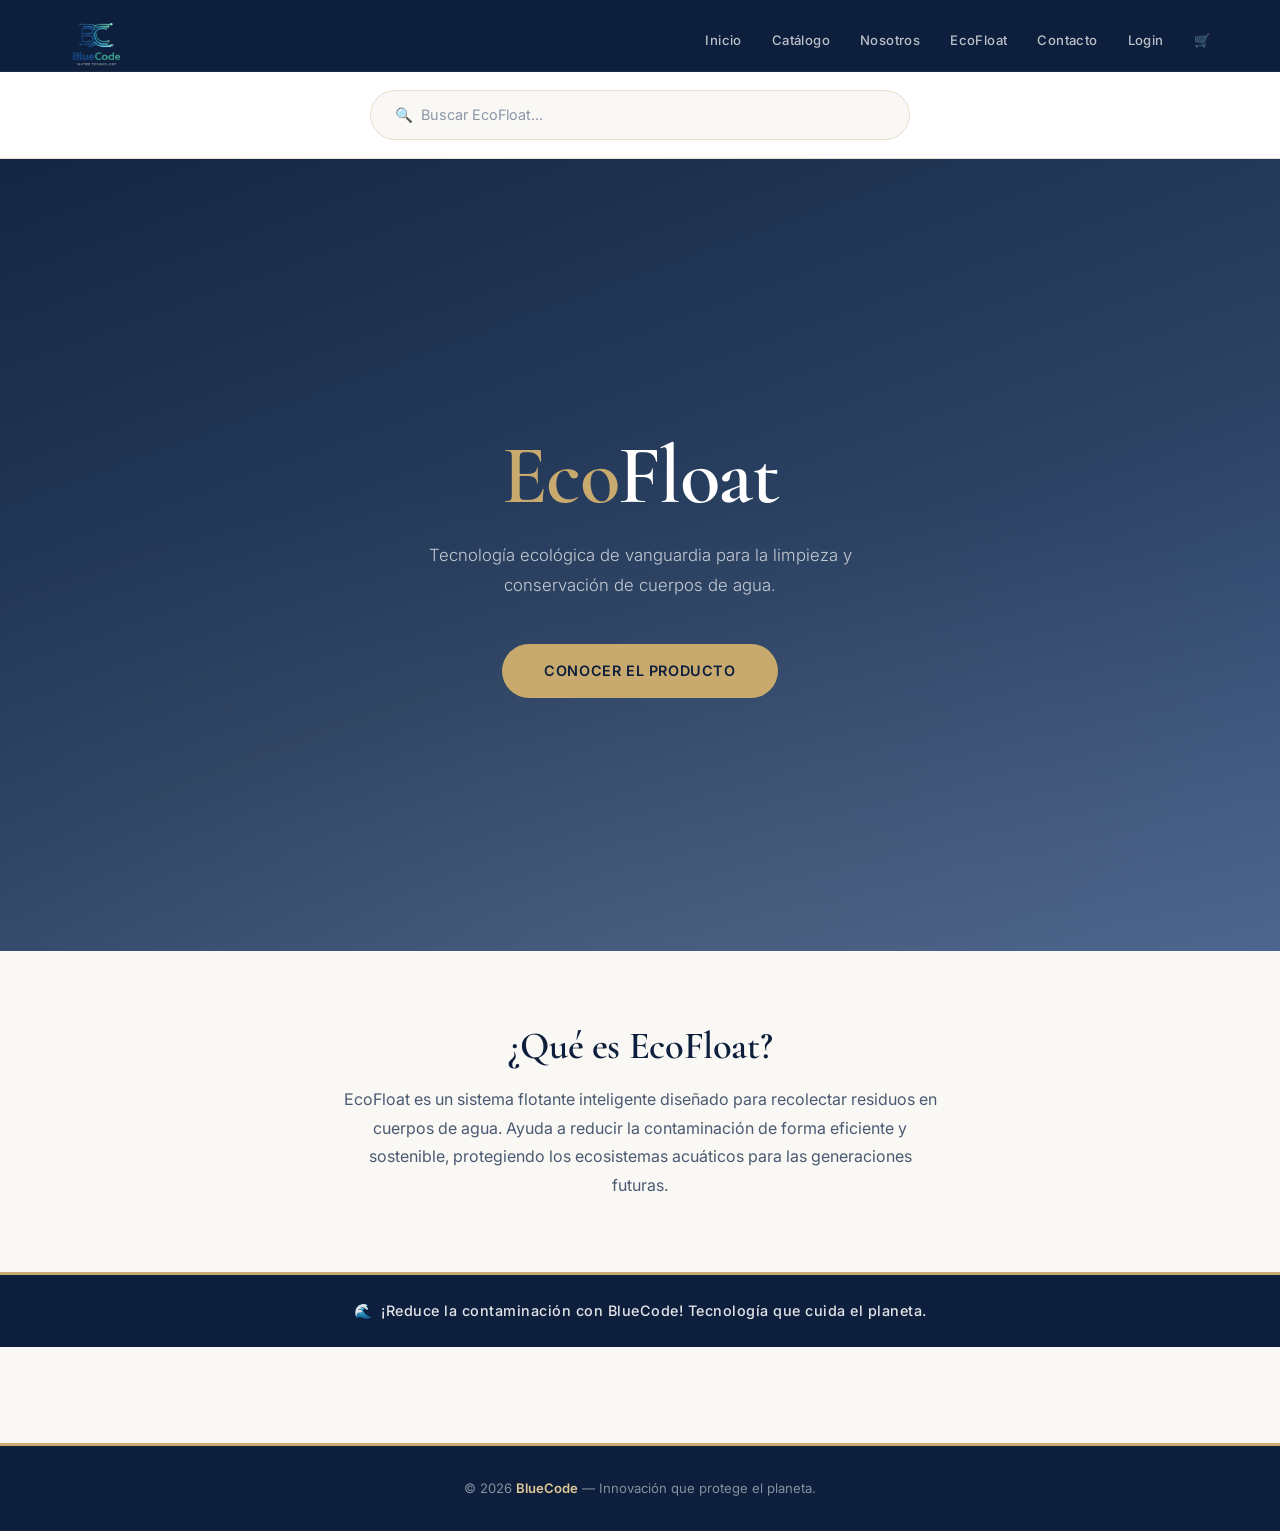
<file: public/index.html>
<!DOCTYPE html>
<html lang="es">
<head>
    <meta charset="UTF-8">
    <meta name="viewport" content="width=device-width, initial-scale=1.0">
    <title>BlueCode – Tecnología para el Agua</title>
    <link href="https://cdn.jsdelivr.net/npm/bootstrap@5.3.3/dist/css/bootstrap.min.css" rel="stylesheet">
    <link rel="stylesheet" href="styles.css">
    <script src="https://cdn.jsdelivr.net/npm/bootstrap@5.3.3/dist/js/bootstrap.bundle.min.js" defer></script>
</head>
<body>

<header>
    <nav class="navbar">
        <img src="Blue.png" alt="BlueCode" height="95">
        <ul>
            <li><a href="index.html">Inicio</a></li>
            <li><a href="catalogo.html">Catálogo</a></li>
            <li><a href="nosotros.html">Nosotros</a></li>
            <li><a href="producto.html">EcoFloat</a></li>
            <li><a href="contacto.html">Contacto</a></li>
            <li><a href="login.html">Login</a></li>
            <li><a href="carrito.html">🛒</a></li>
        </ul>
    </nav>
</header>

<section class="busqueda">
    <input type="text" placeholder="🔍  Buscar EcoFloat...">
</section>

<section class="hero">
    <h2><span>Eco</span>Float</h2>
    <p>Tecnología ecológica de vanguardia para la limpieza y conservación de cuerpos de agua.</p>
    <a href="producto.html" class="btn-hero">Conocer el producto</a>
</section>

<section class="info">
    <h2>¿Qué es EcoFloat?</h2>
    <p>EcoFloat es un sistema flotante inteligente diseñado para recolectar residuos en cuerpos de agua. Ayuda a reducir la contaminación de forma eficiente y sostenible, protegiendo los ecosistemas acuáticos para las generaciones futuras.</p>
</section>

<div class="publicidad">
    🌊 &nbsp;¡Reduce la contaminación con BlueCode! Tecnología que cuida el planeta.
</div>

<footer>
    © 2026 <span>BlueCode</span> — Innovación que protege el planeta.
</footer>

</body>
</html>
</file>
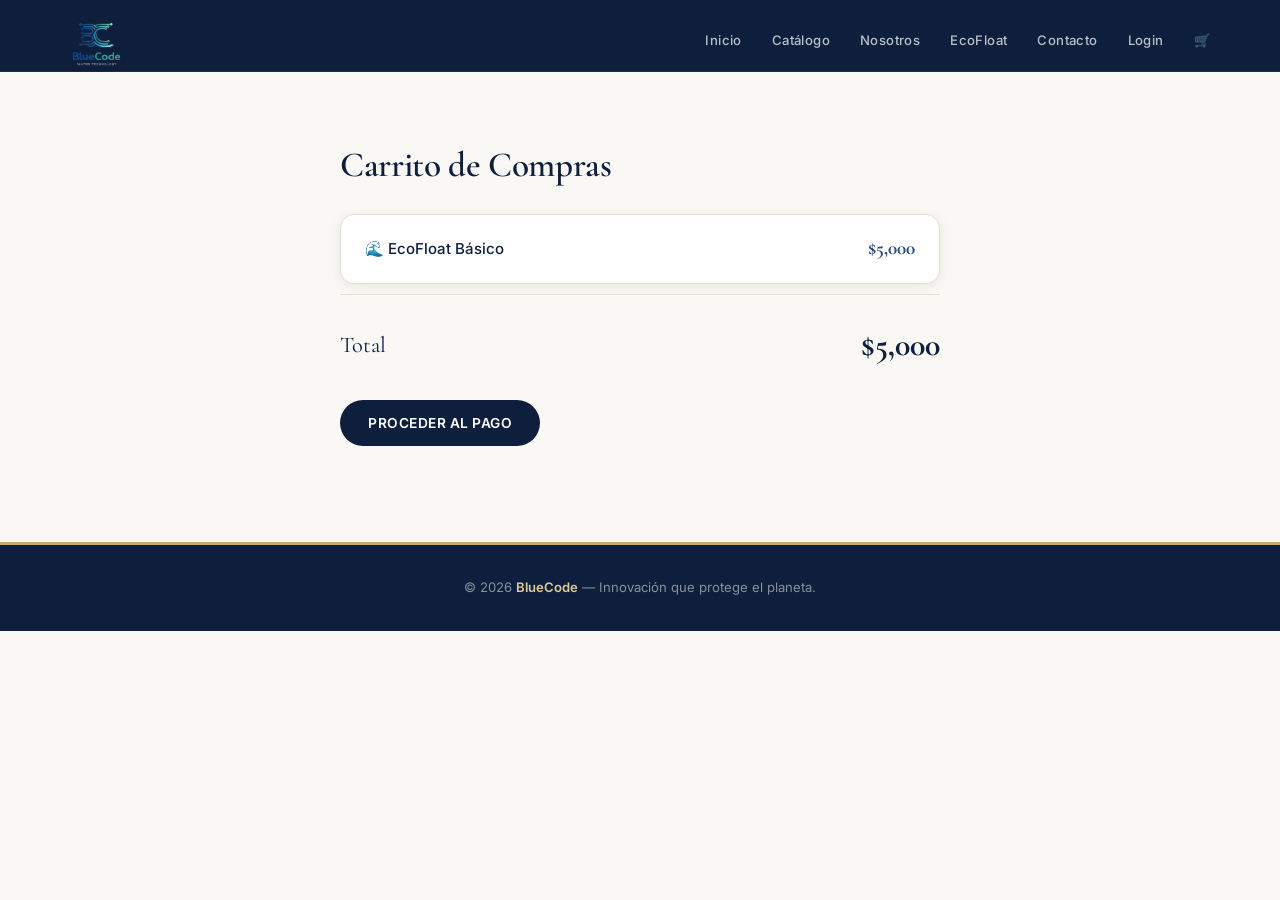
<file: public/carrito.html>
<!DOCTYPE html>
<html lang="es">
<head>
    <meta charset="UTF-8">
    <meta name="viewport" content="width=device-width, initial-scale=1.0">
    <title>Carrito – BlueCode</title>
    <link href="https://cdn.jsdelivr.net/npm/bootstrap@5.3.3/dist/css/bootstrap.min.css" rel="stylesheet">
    <link rel="stylesheet" href="styles.css">
    <script src="https://cdn.jsdelivr.net/npm/bootstrap@5.3.3/dist/js/bootstrap.bundle.min.js" defer></script>
</head>
<body>

<header>
    <nav class="navbar">
        <img src="Blue.png" alt="BlueCode" height="95">
        <ul>
            <li><a href="index.html">Inicio</a></li>
            <li><a href="catalogo.html">Catálogo</a></li>
            <li><a href="nosotros.html">Nosotros</a></li>
            <li><a href="producto.html">EcoFloat</a></li>
            <li><a href="contacto.html">Contacto</a></li>
            <li><a href="login.html">Login</a></li>
            <li><a href="carrito.html">🛒</a></li>
        </ul>
    </nav>
</header>

<section class="carrito">
    <h2>Carrito de Compras</h2>

    <div class="item">
        <span class="item-nombre">🌊 EcoFloat Básico</span>
        <span class="item-precio">$5,000</span>
    </div>

    <div class="total-row">
        <span class="label">Total</span>
        <span class="monto">$5,000</span>
    </div>

    <a href="checkout.html" class="btn">Proceder al pago</a>
</section>

<footer>
    © 2026 <span>BlueCode</span> — Innovación que protege el planeta.
</footer>

</body>
</html>
</file>
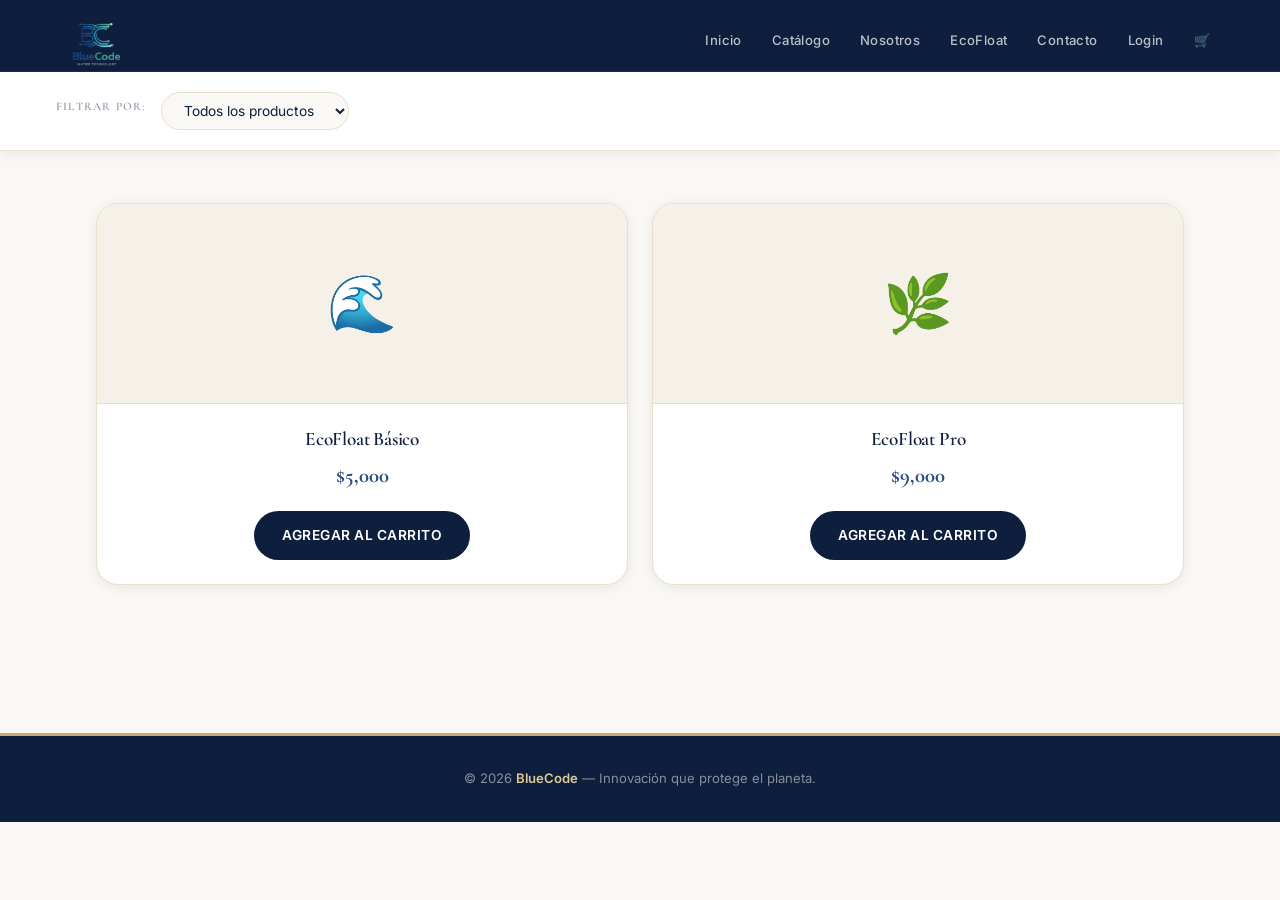
<file: public/catalogo.html>
<!DOCTYPE html>
<html lang="es">
<head>
    <meta charset="UTF-8">
    <meta name="viewport" content="width=device-width, initial-scale=1.0">
    <title>Catálogo – BlueCode</title>
    <link href="https://cdn.jsdelivr.net/npm/bootstrap@5.3.3/dist/css/bootstrap.min.css" rel="stylesheet">
    <link rel="stylesheet" href="styles.css">
    <script src="https://cdn.jsdelivr.net/npm/bootstrap@5.3.3/dist/js/bootstrap.bundle.min.js" defer></script>
</head>
<body>

<header>
    <nav class="navbar">
        <img src="Blue.png" alt="BlueCode" height="95">
        <ul>
            <li><a href="index.html">Inicio</a></li>
            <li><a href="catalogo.html">Catálogo</a></li>
            <li><a href="nosotros.html">Nosotros</a></li>
            <li><a href="producto.html">EcoFloat</a></li>
            <li><a href="contacto.html">Contacto</a></li>
            <li><a href="login.html">Login</a></li>
            <li><a href="carrito.html">🛒</a></li>
        </ul>
    </nav>
</header>

<section class="filtros">
    <h3>Filtrar por:</h3>
    <select>
        <option>Todos los productos</option>
        <option>EcoFloat Básico</option>
        <option>EcoFloat Pro</option>
    </select>
</section>

<section class="productos">
    <div class="producto">
        <div class="prod-img-ph">🌊</div>
        <div class="producto-body">
            <h3>EcoFloat Básico</h3>
            <p class="precio">$5,000</p>
            <button>Agregar al carrito</button>
        </div>
    </div>
    <div class="producto">
        <div class="prod-img-ph">🌿</div>
        <div class="producto-body">
            <h3>EcoFloat Pro</h3>
            <p class="precio">$9,000</p>
            <button>Agregar al carrito</button>
        </div>
    </div>
</section>

<footer>
    © 2026 <span>BlueCode</span> — Innovación que protege el planeta.
</footer>

</body>
</html>
</file>
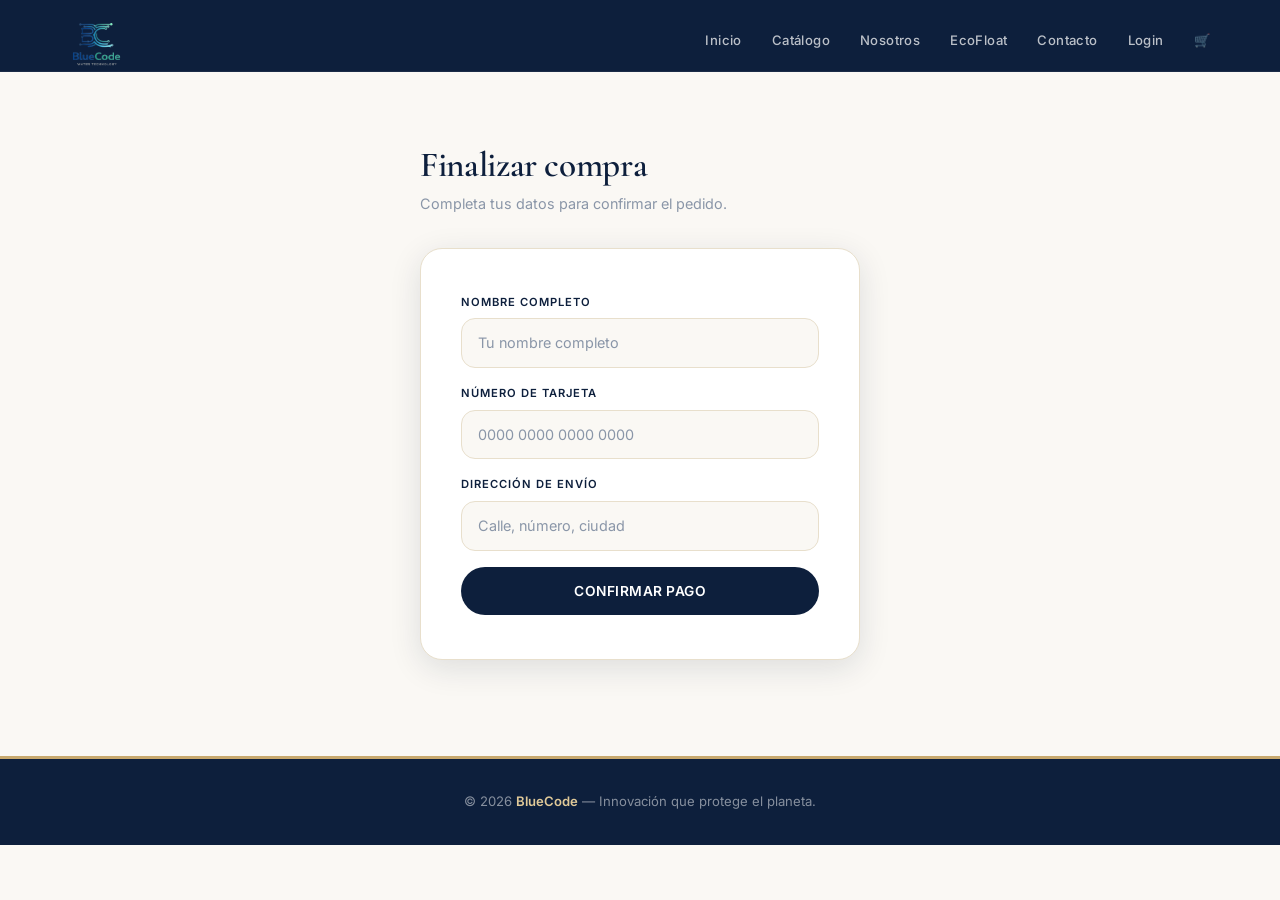
<file: public/checkout.html>
<!DOCTYPE html>
<html lang="es">
<head>
    <meta charset="UTF-8">
    <meta name="viewport" content="width=device-width, initial-scale=1.0">
    <title>Pago – BlueCode</title>
    <link href="https://cdn.jsdelivr.net/npm/bootstrap@5.3.3/dist/css/bootstrap.min.css" rel="stylesheet">
    <link rel="stylesheet" href="styles.css">
    <script src="https://cdn.jsdelivr.net/npm/bootstrap@5.3.3/dist/js/bootstrap.bundle.min.js" defer></script>
</head>
<body>

<header>
    <nav class="navbar">
        <img src="Blue.png" alt="BlueCode" height="95">
        <ul>
            <li><a href="index.html">Inicio</a></li>
            <li><a href="catalogo.html">Catálogo</a></li>
            <li><a href="nosotros.html">Nosotros</a></li>
            <li><a href="producto.html">EcoFloat</a></li>
            <li><a href="contacto.html">Contacto</a></li>
            <li><a href="login.html">Login</a></li>
            <li><a href="carrito.html">🛒</a></li>
        </ul>
    </nav>
</header>

<section class="checkout">
    <h2>Finalizar compra</h2>
    <p class="sub">Completa tus datos para confirmar el pedido.</p>

    <div class="checkout-form">
        <div class="campo">
            <label>Nombre completo</label>
            <input type="text" placeholder="Tu nombre completo">
        </div>
        <div class="campo">
            <label>Número de tarjeta</label>
            <input type="text" placeholder="0000 0000 0000 0000">
        </div>
        <div class="campo">
            <label>Dirección de envío</label>
            <input type="text" placeholder="Calle, número, ciudad">
        </div>
        <button>Confirmar pago</button>
    </div>
</section>

<footer>
    © 2026 <span>BlueCode</span> — Innovación que protege el planeta.
</footer>

</body>
</html>
</file>
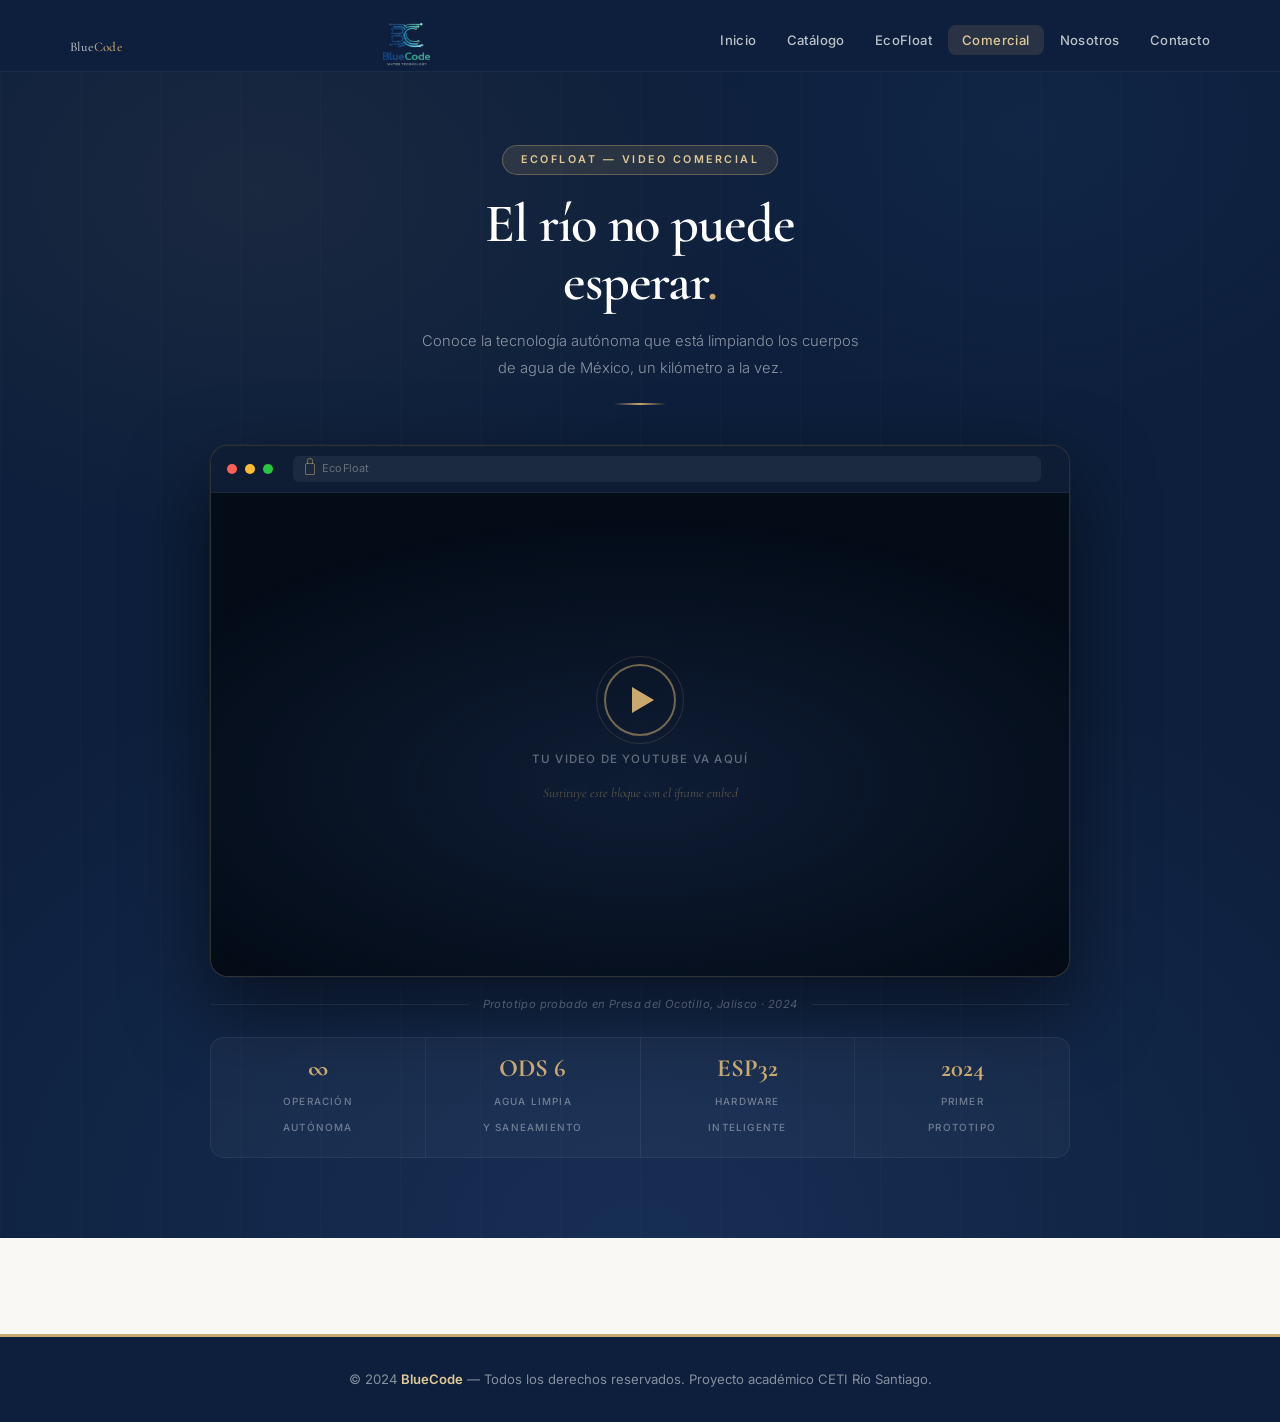
<file: public/comercial.html>
<!DOCTYPE html>
<html lang="es">
<head>
  <meta charset="UTF-8" />
  <meta name="viewport" content="width=device-width, initial-scale=1.0" />
  <title>BlueCode — Comercial EcoFloat</title>
  <link rel="preconnect" href="https://fonts.googleapis.com" />
  <link rel="preconnect" href="https://fonts.gstatic.com" crossorigin />
  <link href="https://fonts.googleapis.com/css2?family=Cormorant+Garamond:wght@400;500;600;700&family=Inter:wght@300;400;500;600&display=swap" rel="stylesheet" />
  <link href="https://cdn.jsdelivr.net/npm/bootstrap@5.3.3/dist/css/bootstrap.min.css" rel="stylesheet">
  <link rel="stylesheet" href="styles.css">
  <script src="https://cdn.jsdelivr.net/npm/bootstrap@5.3.3/dist/js/bootstrap.bundle.min.js" defer></script>
</head>
<body>

  <!-- ═══ NAVBAR ═══ -->
  <nav class="navbar">
    
    <a href="index.html" class="navbar-logo">Blue<span>Code</span></a>
    <img src="Blue.png" alt="BlueCode" height="95">
    <ul>
      <li><a href="index.html">Inicio</a></li>
      <li><a href="catalogo.html">Catálogo</a></li>
      <li><a href="producto.html">EcoFloat</a></li>
      <li><a href="comercial.html" class="activo">Comercial</a></li>
      <li><a href="nosotros.html">Nosotros</a></li>
      <li><a href="contacto.html">Contacto</a></li>
    </ul>
  </nav>

  <!-- ═══ SECCIÓN COMERCIAL ═══ -->
  <section class="comercial-section">

    <div class="comercial-header">
      <div class="comercial-badge">EcoFloat — Video Comercial</div>
      <h2 class="comercial-titulo">
        El río no puede<br>esperar<span>.</span>
      </h2>
      <p class="comercial-sub">
        Conoce la tecnología autónoma que está limpiando los cuerpos de agua
        de México, un kilómetro a la vez.
      </p>
      <div class="comercial-divider"></div>
    </div>

    <div class="video-shell">

      <div class="video-outer">

        <div class="video-browser-bar">
          <div class="browser-dot dot-red"></div>
          <div class="browser-dot dot-yellow"></div>
          <div class="browser-dot dot-green"></div>
          <div class="browser-url">
            <div class="url-lock"></div>
            <span class="url-text">EcoFloat</span>
          </div>
        </div>

        <div class="video-ratio">
         <iframe
            src="https://www.youtube.com/embed/3kJZCRvW7vg"
            allow="accelerometer; autoplay; clipboard-write; encrypted-media; gyroscope; picture-in-picture"
            allowfullscreen>
        </iframe>
          <div class="video-placeholder">
            <div class="play-ring">
              <div class="play-triangle"></div>
            </div>
            <span class="placeholder-label">Tu video de YouTube va aquí</span>
            <span class="placeholder-hint">Sustituye este bloque con el iframe embed</span>
          </div>
        </div>

      </div>

      <div class="video-caption">
        <div class="caption-line"></div>
        <span class="caption-text">Prototipo probado en Presa del Ocotillo, Jalisco · 2024</span>
        <div class="caption-line"></div>
      </div>

      <div class="video-stats">
        <div class="stat-item">
          <span class="stat-num">∞</span>
          <span class="stat-lbl">Operación<br>Autónoma</span>
        </div>
        <div class="stat-item">
          <span class="stat-num">ODS 6</span>
          <span class="stat-lbl">Agua Limpia<br>y Saneamiento</span>
        </div>
        <div class="stat-item">
          <span class="stat-num">ESP32</span>
          <span class="stat-lbl">Hardware<br>Inteligente</span>
        </div>
        <div class="stat-item">
          <span class="stat-num">2024</span>
          <span class="stat-lbl">Primer<br>Prototipo</span>
        </div>
      </div>

    </div>

  </section>

  <!-- ═══ FOOTER ═══ -->
  <footer>
    &copy; 2024 <span>BlueCode</span> — Todos los derechos reservados.
    Proyecto académico CETI Río Santiago.
  </footer>

</body>
</html>
</file>
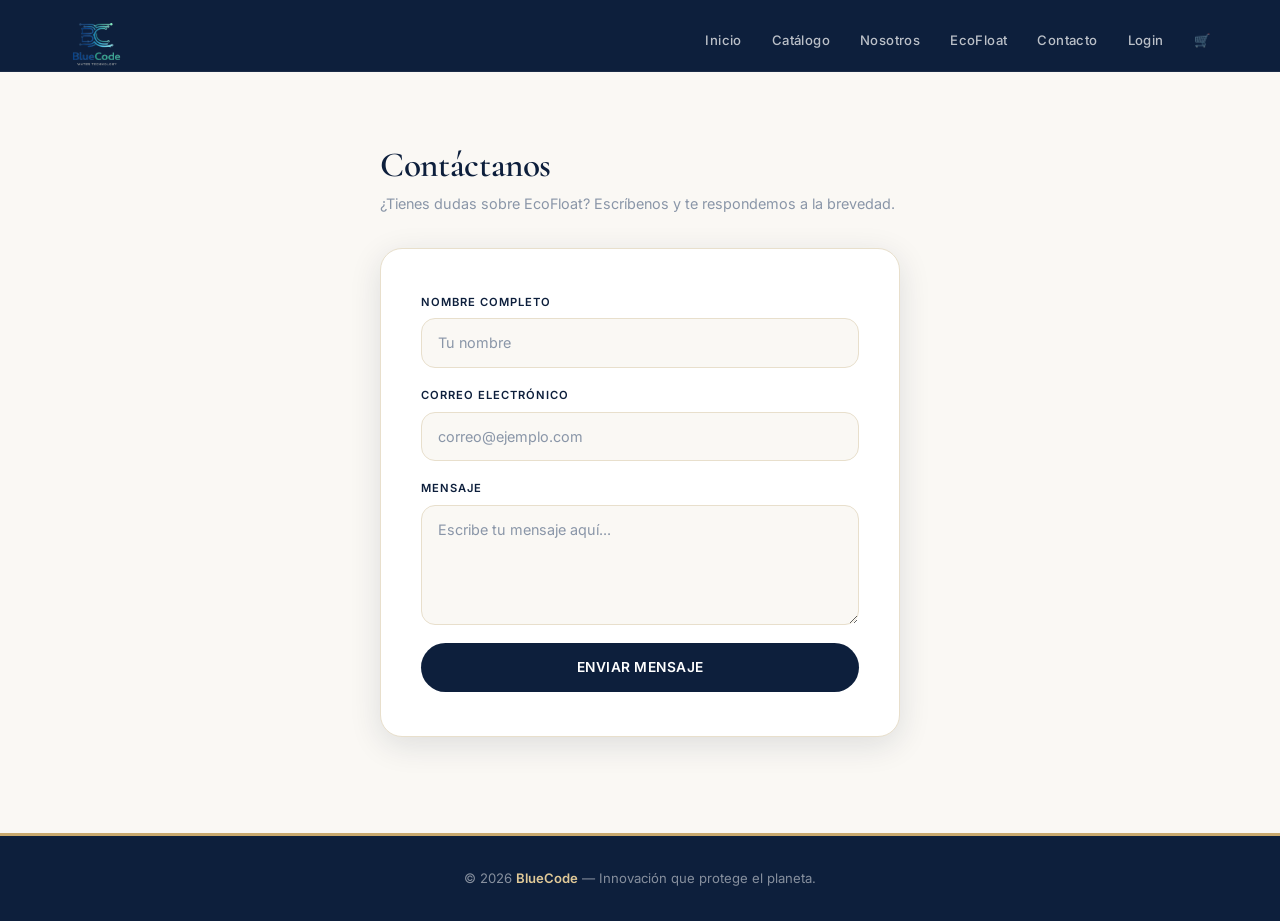
<file: public/contacto.html>
<!DOCTYPE html>
<html lang="es">
<head>
    <meta charset="UTF-8">
    <meta name="viewport" content="width=device-width, initial-scale=1.0">
    <title>Contacto – BlueCode</title>
    <link href="https://cdn.jsdelivr.net/npm/bootstrap@5.3.3/dist/css/bootstrap.min.css" rel="stylesheet">
    <link rel="stylesheet" href="styles.css">
    <script src="https://cdn.jsdelivr.net/npm/bootstrap@5.3.3/dist/js/bootstrap.bundle.min.js" defer></script>
</head>
<body>

<header>
    <nav class="navbar">
        <img src="Blue.png" alt="BlueCode" height="95">
        <ul>
            <li><a href="index.html">Inicio</a></li>
            <li><a href="catalogo.html">Catálogo</a></li>
            <li><a href="nosotros.html">Nosotros</a></li>
            <li><a href="producto.html">EcoFloat</a></li>
            <li><a href="contacto.html">Contacto</a></li>
            <li><a href="login.html">Login</a></li>
            <li><a href="carrito.html">🛒</a></li>
        </ul>
    </nav>
</header>

<section class="contacto-section">
    <h2>Contáctanos</h2>
    <p class="sub">¿Tienes dudas sobre EcoFloat? Escríbenos y te respondemos a la brevedad.</p>

    <div class="form-card">
        <div class="campo">
            <label for="nombre">Nombre completo</label>
            <input type="text" id="nombre" placeholder="Tu nombre">
        </div>
        <div class="campo">
            <label for="email">Correo electrónico</label>
            <input type="email" id="email" placeholder="correo@ejemplo.com">
        </div>
        <div class="campo">
            <label for="mensaje">Mensaje</label>
            <textarea id="mensaje" placeholder="Escribe tu mensaje aquí..."></textarea>
        </div>
        <button>Enviar mensaje</button>
    </div>
</section>

<footer>
    © 2026 <span>BlueCode</span> — Innovación que protege el planeta.
</footer>

</body>
</html>
</file>
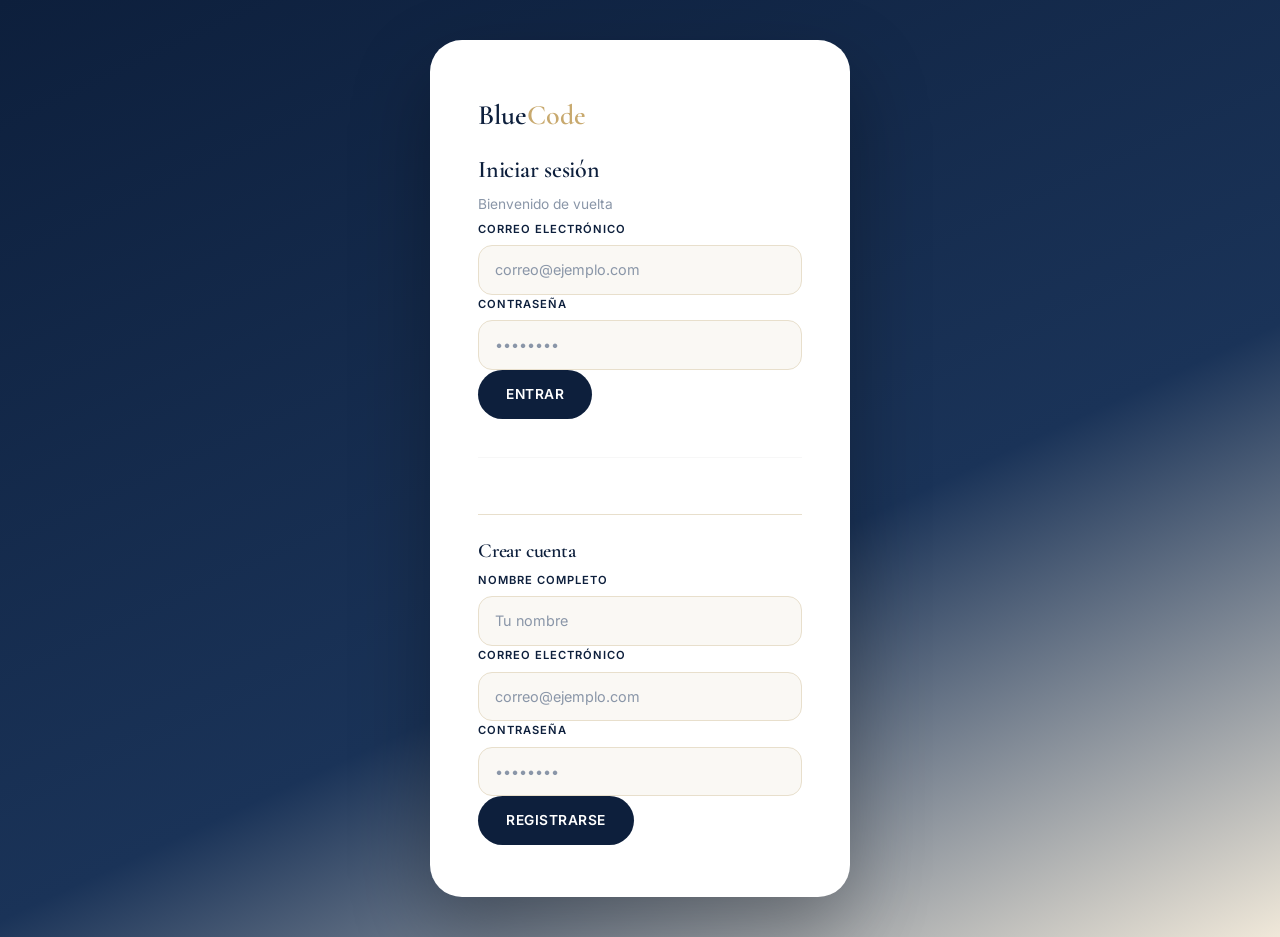
<file: public/login.html>
<!DOCTYPE html>
<html lang="es">
<head>
    <meta charset="UTF-8">
    <meta name="viewport" content="width=device-width, initial-scale=1.0">
    <title>Login – BlueCode</title>
    <link href="https://cdn.jsdelivr.net/npm/bootstrap@5.3.3/dist/css/bootstrap.min.css" rel="stylesheet">
    <link rel="stylesheet" href="styles.css">
    <script src="https://cdn.jsdelivr.net/npm/bootstrap@5.3.3/dist/js/bootstrap.bundle.min.js" defer></script>
</head>
<body>
<section class="login-page">
    <div class="login-card">
        <div class="logo">Blue<span>Code</span></div>
        <form id="form-login">
            <h2>Iniciar sesión</h2>
            <p class="sub">Bienvenido de vuelta</p>
            <div class="campo">
                <label for="email-login">Correo electrónico</label>
                <input type="email" id="email-login" placeholder="correo@ejemplo.com" required>
            </div>
            <div class="campo">
                <label for="pass-login">Contraseña</label>
                <input type="password" id="pass-login" placeholder="••••••••" required>
            </div>
            <button type="submit">Entrar</button>
        </form>
        <hr style="margin: 24px 0; border: 0; border-top: 1px solid #ddd;">
        <form id="form-reg">
            <h3>Crear cuenta</h3>
            <div class="campo">
                <label for="nombre-reg">Nombre completo</label>
                <input type="text" id="nombre-reg" placeholder="Tu nombre" required>
            </div>
            <div class="campo">
                <label for="email-reg">Correo electrónico</label>
                <input type="email" id="email-reg" placeholder="correo@ejemplo.com" required>
            </div>
            <div class="campo">
                <label for="pass-reg">Contraseña</label>
                <input type="password" id="pass-reg" placeholder="••••••••" required>
            </div>
            <button type="submit">Registrarse</button>
        </form>
    </div>
</section>
<script>
    const API_URL = 'https://web-eco-production.up.railway.app/api';

    document.getElementById('form-login').addEventListener('submit', function(e) {
        e.preventDefault();
        const datos = {
            email: document.getElementById('email-login').value,
            password: document.getElementById('pass-login').value
        };
        fetch(`${API_URL}/login`, {
            method: 'POST',
            headers: { 'Content-Type': 'application/json' },
            body: JSON.stringify(datos)
        })
        .then(res => res.json())
        .then(data => {
            if (data.status === 'ok') {
                alert('Bienvenido, ' + data.usuario);
                window.location.href = 'index.html';
            } else {
                alert('Error: ' + data.mensaje);
            }
        })
        .catch(err => console.error('Error:', err));
    });

    document.getElementById('form-reg').addEventListener('submit', function(e) {
        e.preventDefault();
        const datos = {
            nombre: document.getElementById('nombre-reg').value,
            email: document.getElementById('email-reg').value,
            password: document.getElementById('pass-reg').value
        };
        fetch(`${API_URL}/registro`, {
            method: 'POST',
            headers: { 'Content-Type': 'application/json' },
            body: JSON.stringify(datos)
        })
        .then(res => res.json())
        .then(data => {
            if (data.status === 'ok') {
                alert(data.mensaje);
                document.getElementById('form-reg').reset();
            } else {
                alert('Error: ' + data.mensaje);
            }
        })
        .catch(err => console.error('Error:', err));
    });
</script>
</body>
</html>
</file>
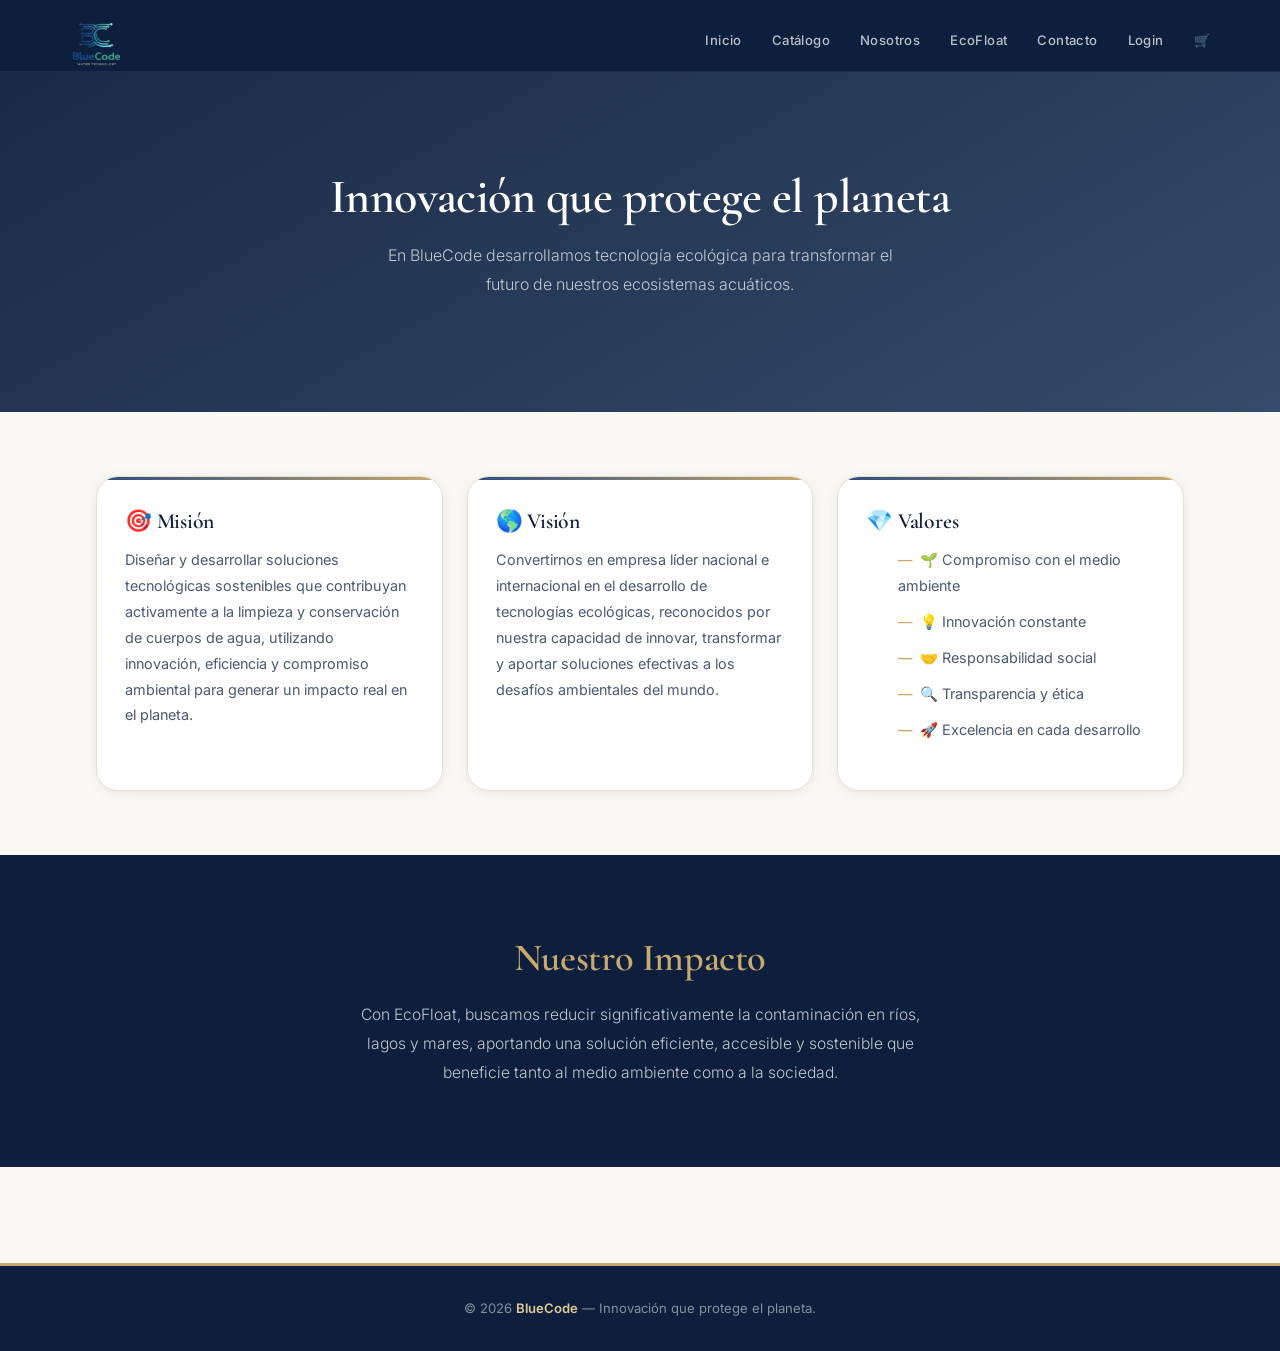
<file: public/nosotros.html>
<!DOCTYPE html>
<html lang="es">
<head>
    <meta charset="UTF-8">
    <meta name="viewport" content="width=device-width, initial-scale=1.0">
    <title>Nosotros – BlueCode</title>
    <link href="https://cdn.jsdelivr.net/npm/bootstrap@5.3.3/dist/css/bootstrap.min.css" rel="stylesheet">
    <link rel="stylesheet" href="styles.css">
    <script src="https://cdn.jsdelivr.net/npm/bootstrap@5.3.3/dist/js/bootstrap.bundle.min.js" defer></script>
</head>
<body>

<header>
    <nav class="navbar">
        <img src="Blue.png" alt="BlueCode" height="95">
        <ul>
            <li><a href="index.html">Inicio</a></li>
            <li><a href="catalogo.html">Catálogo</a></li>
            <li><a href="nosotros.html">Nosotros</a></li>
            <li><a href="producto.html">EcoFloat</a></li>
            <li><a href="contacto.html">Contacto</a></li>
            <li><a href="login.html">Login</a></li>
            <li><a href="carrito.html">🛒</a></li>
        </ul>
    </nav>
</header>

<section class="nosotros-hero">
    <h2>Innovación que protege el planeta</h2>
    <p>En BlueCode desarrollamos tecnología ecológica para transformar el futuro de nuestros ecosistemas acuáticos.</p>
</section>

<section class="nosotros-grid">
    <div class="card-pro">
        <h3>🎯 Misión</h3>
        <p>Diseñar y desarrollar soluciones tecnológicas sostenibles que contribuyan activamente a la limpieza y conservación de cuerpos de agua, utilizando innovación, eficiencia y compromiso ambiental para generar un impacto real en el planeta.</p>
    </div>
    <div class="card-pro">
        <h3>🌎 Visión</h3>
        <p>Convertirnos en empresa líder nacional e internacional en el desarrollo de tecnologías ecológicas, reconocidos por nuestra capacidad de innovar, transformar y aportar soluciones efectivas a los desafíos ambientales del mundo.</p>
    </div>
    <div class="card-pro">
        <h3>💎 Valores</h3>
        <ul>
            <li>🌱 Compromiso con el medio ambiente</li>
            <li>💡 Innovación constante</li>
            <li>🤝 Responsabilidad social</li>
            <li>🔍 Transparencia y ética</li>
            <li>🚀 Excelencia en cada desarrollo</li>
        </ul>
    </div>
</section>

<section class="impacto">
    <h2>Nuestro Impacto</h2>
    <p>Con EcoFloat, buscamos reducir significativamente la contaminación en ríos, lagos y mares, aportando una solución eficiente, accesible y sostenible que beneficie tanto al medio ambiente como a la sociedad.</p>
</section>

<footer>
    © 2026 <span>BlueCode</span> — Innovación que protege el planeta.
</footer>

</body>
</html>
</file>
<file: public/styles.css>
@import url('https://fonts.googleapis.com/css2?family=Cormorant+Garamond:wght@400;500;600;700&family=Inter:wght@300;400;500;600&display=swap');

/* ─── TOKENS ─── */
:root {
    --navy:        #0d1f3c;
    --navy-mid:    #1a3358;
    --navy-light:  #2a4a7f;
    --blue:        #3e6db4;
    --blue-soft:   #5a84c7;

    --beige:       #f5f0e8;
    --beige-mid:   #e8dfcc;
    --beige-dark:  #d6c9b0;
    --cream:       #faf8f4;
    --warm-white:  #ffffff;

    --text-primary:   #0d1f3c;
    --text-secondary: #4a5a72;
    --text-muted:     #8a96a8;

    --accent:      #c8a96e;
    --accent-light:#e0c998;

    --shadow-sm:   0 2px 12px rgba(13,31,60,0.08);
    --shadow-md:   0 8px 32px rgba(13,31,60,0.12);
    --shadow-lg:   0 20px 56px rgba(13,31,60,0.16);

    --radius-sm:   8px;
    --radius-md:   14px;
    --radius-lg:   22px;
    --radius-xl:   32px;
}

/* ─── RESET ─── */
*, *::before, *::after { margin: 0; padding: 0; box-sizing: border-box; }

html { scroll-behavior: smooth; }

body {
    font-family: 'Inter', sans-serif;
    background: var(--cream);
    color: var(--text-primary);
    line-height: 1.65;
    -webkit-font-smoothing: antialiased;
}

/* ─── TIPOGRAFÍA DISPLAY ─── */
h1, h2, h3, .display {
    font-family: 'Cormorant Garamond', serif;
    font-weight: 600;
    letter-spacing: -0.01em;
}

/* ─────────────────────────────
   NAVBAR
───────────────────────────── */
.navbar {
    background: var(--navy);
    display: flex;
    justify-content: space-between;
    align-items: center;
    padding: 0 56px;
    height: 72px;
    position: sticky;
    top: 0;
    z-index: 200;
    border-bottom: 1px solid rgba(255,255,255,0.06);
}

.navbar h1 {
    font-family: 'Cormorant Garamond', serif;
    font-size: 1.55rem;
    font-weight: 600;
    color: var(--warm-white);
    letter-spacing: 0.5px;
}

.navbar h1 span {
    color: var(--accent);
}

.navbar-logo {
    font-family: 'Cormorant Garamond', serif;
    font-size: 1.55rem;
    font-weight: 600;
    color: var(--warm-white);
    letter-spacing: 0.5px;
    text-decoration: none;
}

.navbar-logo span { color: var(--accent); }

.navbar ul {
    display: flex;
    gap: 2px;
    list-style: none;
}

.navbar a {
    color: rgba(255,255,255,0.72);
    text-decoration: none;
    font-size: 0.82rem;
    font-weight: 500;
    letter-spacing: 0.4px;
    padding: 7px 14px;
    border-radius: var(--radius-sm);
    transition: all 0.2s ease;
}

.navbar a:hover,
.navbar a.activo {
    background: rgba(200,169,110,0.15);
    color: var(--accent-light);
}

/* ─────────────────────────────
   HERO
───────────────────────────── */
.hero {
    min-height: 88vh;
    background:
        linear-gradient(160deg, rgba(13,31,60,0.97) 0%, rgba(26,51,88,0.92) 55%, rgba(42,74,127,0.85) 100%),
        url('https://images.unsplash.com/photo-1506905925346-21bda4d32df4?w=1800') center/cover no-repeat;
    display: flex;
    flex-direction: column;
    justify-content: center;
    align-items: center;
    text-align: center;
    padding: 100px 48px 80px;
    position: relative;
    overflow: hidden;
}

.hero::after {
    content: '';
    position: absolute;
    inset: 0;
    background:
        radial-gradient(ellipse 80% 60% at 50% 100%, rgba(200,169,110,0.08), transparent);
    pointer-events: none;
}

.hero h2 {
    font-family: 'Cormorant Garamond', serif;
    font-size: 5.2rem;
    font-weight: 600;
    color: var(--warm-white);
    line-height: 1.05;
    margin-bottom: 22px;
    position: relative;
    z-index: 1;
    letter-spacing: -0.02em;
}

.hero h2 span {
    color: var(--accent);
}

.hero p {
    font-size: 1.05rem;
    font-weight: 300;
    color: rgba(255,255,255,0.72);
    max-width: 480px;
    margin-bottom: 44px;
    position: relative;
    z-index: 1;
    line-height: 1.75;
}

.btn-hero {
    background: var(--accent);
    color: var(--navy);
    border: none;
    padding: 15px 42px;
    border-radius: var(--radius-xl);
    font-size: 0.9rem;
    font-weight: 600;
    font-family: 'Inter', sans-serif;
    letter-spacing: 0.6px;
    cursor: pointer;
    text-transform: uppercase;
    text-decoration: none;
    display: inline-block;
    position: relative;
    z-index: 1;
    transition: all 0.28s ease;
}

.btn-hero:hover {
    background: var(--accent-light);
    transform: translateY(-2px);
    box-shadow: 0 10px 32px rgba(200,169,110,0.35);
}

/* ─────────────────────────────
   BÚSQUEDA
───────────────────────────── */
.busqueda {
    background: var(--warm-white);
    padding: 18px 56px;
    display: flex;
    justify-content: center;
    border-bottom: 1px solid var(--beige-mid);
}

.busqueda input {
    width: 100%;
    max-width: 540px;
    padding: 12px 24px;
    border: 1.5px solid var(--beige-mid);
    border-radius: var(--radius-xl);
    font-size: 0.9rem;
    font-family: 'Inter', sans-serif;
    color: var(--text-primary);
    background: var(--cream);
    outline: none;
    transition: all 0.22s;
}

.busqueda input::placeholder { color: var(--text-muted); }

.busqueda input:focus {
    border-color: var(--blue);
    background: var(--warm-white);
    box-shadow: 0 0 0 4px rgba(62,109,180,0.1);
}

/* ─────────────────────────────
   INFO / SECCIÓN TEXTO
───────────────────────────── */
.info {
    max-width: 680px;
    margin: 72px auto;
    padding: 0 40px;
    text-align: center;
}

.info h2 {
    font-size: 2.4rem;
    color: var(--navy);
    margin-bottom: 16px;
}

.info p {
    color: var(--text-secondary);
    font-size: 1rem;
    line-height: 1.8;
}

/* ─────────────────────────────
   PUBLICIDAD / BANNER
───────────────────────────── */
.publicidad {
    background: var(--navy);
    color: rgba(255,255,255,0.88);
    text-align: center;
    padding: 24px 20px;
    font-size: 0.9rem;
    font-weight: 500;
    letter-spacing: 0.5px;
    border-top: 3px solid var(--accent);
}

/* ─────────────────────────────
   PRODUCTO — HERO
───────────────────────────── */
.producto-hero {
    background: linear-gradient(145deg, var(--navy), var(--navy-mid));
    padding: 72px 48px 100px;
    text-align: center;
    color: var(--warm-white);
}

.producto-hero h1 {
    font-family: 'Cormorant Garamond', serif;
    font-size: 3.2rem;
    color: var(--accent);
    margin-bottom: 10px;
}

.producto-hero p {
    font-size: 1rem;
    color: rgba(255,255,255,0.65);
    font-weight: 300;
}

/* ─────────────────────────────
   PRODUCTO — DETALLE
───────────────────────────── */
.producto-detalle {
    display: grid;
    grid-template-columns: 1fr 1fr;
    max-width: 1080px;
    margin: -56px auto 72px;
    background: var(--warm-white);
    border-radius: var(--radius-lg);
    overflow: hidden;
    box-shadow: var(--shadow-lg);
    border: 1px solid var(--beige-mid);
}

.img-wrap {
    background: var(--beige);
    display: flex;
    align-items: center;
    justify-content: center;
    min-height: 460px;
    padding: 56px;
}

.img-placeholder {
    width: 280px;
    height: 240px;
    border-radius: var(--radius-md);
    background: linear-gradient(145deg, var(--beige-mid), var(--beige-dark));
    display: flex;
    align-items: center;
    justify-content: center;
    font-size: 4rem;
}

.producto-detalle img {
    width: 100%;
    max-width: 340px;
    border-radius: var(--radius-md);
    object-fit: contain;
}

.producto-info {
    padding: 56px 52px;
    display: flex;
    flex-direction: column;
    justify-content: center;
    border-left: 1px solid var(--beige-mid);
}

.producto-badge {
    display: inline-block;
    background: var(--navy);
    color: var(--accent-light);
    font-size: 0.68rem;
    font-weight: 600;
    letter-spacing: 2px;
    text-transform: uppercase;
    padding: 5px 14px;
    border-radius: var(--radius-xl);
    margin-bottom: 18px;
}

.producto-info h2 {
    font-size: 2.4rem;
    color: var(--navy);
    margin-bottom: 28px;
    line-height: 1.15;
}

.producto-desc {
    display: flex;
    flex-direction: column;
    gap: 18px;
    margin-bottom: 32px;
}

.desc-bloque {
    display: flex;
    gap: 14px;
    align-items: flex-start;
}

.desc-icono {
    width: 36px;
    height: 36px;
    border-radius: var(--radius-sm);
    background: var(--beige);
    border: 1px solid var(--beige-mid);
    display: flex;
    align-items: center;
    justify-content: center;
    font-size: 1rem;
    flex-shrink: 0;
    margin-top: 2px;
}

.desc-texto h4 {
    font-size: 0.72rem;
    font-weight: 600;
    color: var(--navy);
    text-transform: uppercase;
    letter-spacing: 1px;
    margin-bottom: 4px;
}

.desc-texto p {
    font-size: 0.88rem;
    color: var(--text-secondary);
    line-height: 1.65;
}

.precio-row {
    display: flex;
    align-items: baseline;
    gap: 12px;
    padding: 20px 0;
    border-top: 1px solid var(--beige-mid);
    border-bottom: 1px solid var(--beige-mid);
    margin-bottom: 28px;
}

.precio-label {
    font-size: 0.72rem;
    color: var(--text-muted);
    text-transform: uppercase;
    letter-spacing: 1.2px;
    font-weight: 600;
}

.precio-valor {
    font-family: 'Cormorant Garamond', serif;
    font-size: 2.6rem;
    font-weight: 700;
    color: var(--navy);
}

/* ─────────────────────────────
   NOSOTROS — HERO
───────────────────────────── */
.nosotros-hero {
    min-height: 340px;
    background:
        linear-gradient(150deg, rgba(13,31,60,0.95) 0%, rgba(26,51,88,0.88) 100%),
        url('https://images.unsplash.com/photo-1497366754035-f200968a6e72?w=1400') center/cover no-repeat;
    display: flex;
    flex-direction: column;
    justify-content: center;
    align-items: center;
    color: var(--warm-white);
    text-align: center;
    padding: 70px 40px;
}

.nosotros-hero h2 {
    font-size: 3rem;
    margin-bottom: 14px;
}

.nosotros-hero p {
    font-size: 1rem;
    color: rgba(255,255,255,0.72);
    max-width: 520px;
    font-weight: 300;
    line-height: 1.8;
}

/* ─────────────────────────────
   NOSOTROS — GRID DE CARDS
───────────────────────────── */
.nosotros-grid {
    display: grid;
    grid-template-columns: repeat(auto-fit, minmax(280px, 1fr));
    gap: 24px;
    padding: 64px 56px;
    max-width: 1200px;
    margin: 0 auto;
}

.card-pro {
    background: var(--warm-white);
    padding: 32px 28px;
    border-radius: var(--radius-lg);
    border: 1px solid var(--beige-mid);
    box-shadow: var(--shadow-sm);
    transition: all 0.28s ease;
    position: relative;
    overflow: hidden;
}

.card-pro::before {
    content: '';
    position: absolute;
    top: 0; left: 0; right: 0;
    height: 3px;
    background: linear-gradient(90deg, var(--navy-light), var(--accent));
}

.card-pro:hover {
    transform: translateY(-6px);
    box-shadow: var(--shadow-md);
    border-color: var(--beige-dark);
}

.card-pro h3 {
    font-size: 1.35rem;
    color: var(--navy);
    margin-bottom: 12px;
}

.card-pro p, .card-pro li {
    color: var(--text-secondary);
    font-size: 0.9rem;
    line-height: 1.8;
}

.card-pro ul {
    list-style: none;
    display: flex;
    flex-direction: column;
    gap: 10px;
}

.card-pro ul li::before {
    content: '—';
    color: var(--accent);
    margin-right: 8px;
    font-weight: 500;
}

/* ─────────────────────────────
   NOSOTROS — UBICACIÓN
───────────────────────────── */
.ubicacion-section {
    background: var(--beige);
    padding: 72px 56px;
    border-top: 1px solid var(--beige-mid);
    border-bottom: 1px solid var(--beige-mid);
}

.ubicacion-inner {
    max-width: 1100px;
    margin: 0 auto;
    display: grid;
    grid-template-columns: 1fr 1.4fr;
    gap: 48px;
    align-items: start;
}

.ubicacion-info {
    display: flex;
    flex-direction: column;
    gap: 28px;
}

.ubicacion-info h2 {
    font-size: 2.2rem;
    color: var(--navy);
    line-height: 1.15;
}

.ubicacion-info p {
    font-size: 0.92rem;
    color: var(--text-secondary);
    line-height: 1.8;
}

.ubicacion-dato {
    display: flex;
    gap: 14px;
    align-items: flex-start;
}

.ubicacion-icono {
    width: 42px;
    height: 42px;
    background: var(--warm-white);
    border: 1px solid var(--beige-mid);
    border-radius: var(--radius-sm);
    display: flex;
    align-items: center;
    justify-content: center;
    font-size: 1.1rem;
    flex-shrink: 0;
    box-shadow: var(--shadow-sm);
}

.ubicacion-texto h4 {
    font-size: 0.72rem;
    font-weight: 600;
    color: var(--navy);
    text-transform: uppercase;
    letter-spacing: 1.2px;
    margin-bottom: 4px;
}

.ubicacion-texto p {
    font-size: 0.9rem;
    color: var(--text-secondary);
    margin: 0;
    line-height: 1.6;
}

.ubicacion-mapa {
    border-radius: var(--radius-lg);
    overflow: hidden;
    box-shadow: var(--shadow-md);
    border: 1px solid var(--beige-dark);
    min-height: 380px;
    background: var(--beige-mid);
    display: flex;
    align-items: center;
    justify-content: center;
}

.ubicacion-mapa iframe {
    width: 100%;
    height: 380px;
    border: none;
    display: block;
}

.mapa-placeholder {
    display: flex;
    flex-direction: column;
    align-items: center;
    gap: 12px;
    color: var(--text-muted);
    font-size: 0.85rem;
    padding: 48px;
    text-align: center;
}

.mapa-placeholder .mapa-icon {
    font-size: 2.8rem;
    opacity: 0.6;
}

/* ─────────────────────────────
   IMPACTO
───────────────────────────── */
.impacto {
    background: var(--navy);
    color: var(--warm-white);
    text-align: center;
    padding: 80px 40px;
}

.impacto h2 {
    font-size: 2.4rem;
    color: var(--accent);
    margin-bottom: 18px;
}

.impacto p {
    max-width: 600px;
    margin: 0 auto;
    font-size: 0.98rem;
    color: rgba(255,255,255,0.75);
    font-weight: 300;
    line-height: 1.85;
}

/* ─────────────────────────────
   CATÁLOGO — FILTROS
───────────────────────────── */
.filtros {
    background: var(--warm-white);
    padding: 20px 56px;
    display: flex;
    align-items: center;
    gap: 16px;
    border-bottom: 1px solid var(--beige-mid);
    box-shadow: var(--shadow-sm);
}

.filtros h3 {
    font-size: 0.72rem;
    font-weight: 600;
    color: var(--text-muted);
    text-transform: uppercase;
    letter-spacing: 1.2px;
}

.filtros select {
    padding: 9px 18px;
    border: 1.5px solid var(--beige-mid);
    border-radius: var(--radius-xl);
    font-family: 'Inter', sans-serif;
    font-size: 0.86rem;
    color: var(--text-primary);
    background: var(--cream);
    outline: none;
    cursor: pointer;
    transition: border-color 0.2s;
}

.filtros select:focus { border-color: var(--blue); }

/* ─────────────────────────────
   CATÁLOGO — GRID
───────────────────────────── */
.productos {
    display: grid;
    grid-template-columns: repeat(auto-fit, minmax(280px, 1fr));
    gap: 24px;
    padding: 52px 56px;
    max-width: 1200px;
    margin: 0 auto;
}

.producto {
    background: var(--warm-white);
    border-radius: var(--radius-lg);
    overflow: hidden;
    border: 1px solid var(--beige-mid);
    box-shadow: var(--shadow-sm);
    transition: all 0.28s ease;
    text-align: center;
}

.producto:hover {
    transform: translateY(-6px);
    box-shadow: var(--shadow-md);
    border-color: var(--beige-dark);
}

.producto img {
    width: 100%;
    height: 200px;
    object-fit: cover;
}

.prod-img-ph {
    width: 100%;
    height: 200px;
    background: var(--beige);
    display: flex;
    align-items: center;
    justify-content: center;
    font-size: 3.5rem;
    border-bottom: 1px solid var(--beige-mid);
}

.producto-body { padding: 24px 20px; }

.producto h3 {
    font-family: 'Cormorant Garamond', serif;
    font-size: 1.2rem;
    color: var(--navy);
    margin-bottom: 8px;
    font-weight: 600;
}

.producto .precio {
    font-family: 'Cormorant Garamond', serif;
    font-size: 1.3rem;
    font-weight: 700;
    color: var(--navy-light);
    margin-bottom: 18px;
}

/* ─────────────────────────────
   CONTACTO
───────────────────────────── */
.contacto-section {
    max-width: 600px;
    margin: 72px auto;
    padding: 0 40px;
}

.contacto-section h2 {
    font-size: 2.2rem;
    color: var(--navy);
    margin-bottom: 6px;
}

.sub {
    color: var(--text-muted);
    margin-bottom: 32px;
    font-size: 0.9rem;
}

.form-card {
    background: var(--warm-white);
    padding: 44px 40px;
    border-radius: var(--radius-lg);
    border: 1px solid var(--beige-mid);
    box-shadow: var(--shadow-md);
    display: flex;
    flex-direction: column;
    gap: 18px;
}

/* ─────────────────────────────
   CAMPOS
───────────────────────────── */
.campo { display: flex; flex-direction: column; gap: 7px; }

.campo label {
    font-size: 0.7rem;
    font-weight: 600;
    color: var(--navy);
    text-transform: uppercase;
    letter-spacing: 1px;
}

.campo input, .campo textarea {
    padding: 12px 16px;
    border: 1.5px solid var(--beige-mid);
    border-radius: var(--radius-md);
    font-size: 0.9rem;
    font-family: 'Inter', sans-serif;
    color: var(--text-primary);
    background: var(--cream);
    outline: none;
    transition: all 0.22s;
    width: 100%;
}

.campo input::placeholder, .campo textarea::placeholder { color: var(--text-muted); }

.campo input:focus, .campo textarea:focus {
    border-color: var(--blue);
    background: var(--warm-white);
    box-shadow: 0 0 0 4px rgba(62,109,180,0.1);
}

.campo textarea { resize: vertical; min-height: 120px; }

/* ─────────────────────────────
   LOGIN
───────────────────────────── */
.login-page {
    min-height: 100vh;
    background:
        linear-gradient(155deg, var(--navy) 0%, var(--navy-mid) 60%, rgba(200,169,110,0.2) 100%);
    display: flex;
    align-items: center;
    justify-content: center;
    padding: 40px 20px;
}

.login-card {
    background: var(--warm-white);
    border-radius: var(--radius-xl);
    padding: 52px 48px;
    width: 100%;
    max-width: 420px;
    box-shadow: 0 32px 80px rgba(0,0,0,0.3);
    display: flex;
    flex-direction: column;
    gap: 14px;
}

.login-card .logo {
    font-family: 'Cormorant Garamond', serif;
    font-size: 1.75rem;
    font-weight: 600;
    color: var(--navy);
    margin-bottom: 4px;
}

.login-card .logo span { color: var(--accent); }

.login-card h2 {
    font-size: 1.5rem;
    color: var(--navy);
}

.login-card h3 {
    font-size: 1.25rem;
    color: var(--navy);
    margin-top: 18px;
    padding-top: 24px;
    border-top: 1px solid var(--beige-mid);
}

.login-card .sub {
    color: var(--text-muted);
    font-size: 0.86rem;
    margin-bottom: 4px;
}

/* ─────────────────────────────
   CARRITO
───────────────────────────── */
.carrito {
    max-width: 680px;
    margin: 72px auto;
    padding: 0 40px;
}

.carrito h2 {
    font-size: 2.2rem;
    color: var(--navy);
    margin-bottom: 28px;
}

.item {
    background: var(--warm-white);
    border-radius: var(--radius-md);
    padding: 18px 24px;
    display: flex;
    justify-content: space-between;
    align-items: center;
    border: 1px solid var(--beige-mid);
    box-shadow: var(--shadow-sm);
    margin-bottom: 10px;
    transition: border-color 0.2s;
}

.item:hover { border-color: var(--beige-dark); }

.item .item-nombre {
    font-weight: 500;
    color: var(--navy);
    font-size: 0.94rem;
}

.item .item-precio {
    font-family: 'Cormorant Garamond', serif;
    font-size: 1.2rem;
    font-weight: 700;
    color: var(--navy-light);
}

.total-row {
    display: flex;
    justify-content: space-between;
    align-items: center;
    padding: 24px 0 28px;
    border-top: 1.5px solid var(--beige-mid);
    margin-top: 8px;
}

.total-row .label {
    font-family: 'Cormorant Garamond', serif;
    font-size: 1.4rem;
    color: var(--navy);
}

.total-row .monto {
    font-family: 'Cormorant Garamond', serif;
    font-size: 2rem;
    font-weight: 700;
    color: var(--navy);
}

/* ─────────────────────────────
   CHECKOUT
───────────────────────────── */
.checkout {
    max-width: 520px;
    margin: 72px auto;
    padding: 0 40px;
}

.checkout h2 {
    font-size: 2.2rem;
    color: var(--navy);
    margin-bottom: 6px;
}

.checkout-form {
    background: var(--warm-white);
    padding: 44px 40px;
    border-radius: var(--radius-lg);
    border: 1px solid var(--beige-mid);
    box-shadow: var(--shadow-md);
    display: flex;
    flex-direction: column;
    gap: 16px;
    margin-top: 28px;
}

/* ─────────────────────────────
   BOTONES
───────────────────────────── */
button, .btn {
    background: var(--navy);
    color: var(--warm-white);
    border: none;
    padding: 13px 28px;
    border-radius: var(--radius-xl);
    font-size: 0.86rem;
    font-weight: 600;
    font-family: 'Inter', sans-serif;
    letter-spacing: 0.5px;
    text-transform: uppercase;
    cursor: pointer;
    transition: all 0.25s ease;
    text-decoration: none;
    display: inline-block;
}

button:hover, .btn:hover {
    background: var(--navy-mid);
    transform: translateY(-2px);
    box-shadow: var(--shadow-md);
}

button.secondary, .btn.secondary {
    background: transparent;
    color: var(--navy);
    border: 1.5px solid var(--beige-dark);
}

button.secondary:hover, .btn.secondary:hover {
    background: var(--beige);
    border-color: var(--navy);
    box-shadow: none;
}

button.accent, .btn.accent {
    background: var(--accent);
    color: var(--navy);
}

button.accent:hover, .btn.accent:hover {
    background: var(--accent-light);
}

/* ─────────────────────────────
   ENCUESTA
───────────────────────────── */
.encuesta-container {
    max-width: 580px;
    margin: 72px auto;
    padding: 0 20px;
    text-align: center;
}

.encuesta-container h2 {
    font-size: 2rem;
    margin-bottom: 10px;
    color: var(--navy);
}

.encuesta-form {
    background: var(--warm-white);
    padding: 44px 40px;
    border-radius: var(--radius-lg);
    border: 1px solid var(--beige-mid);
    box-shadow: var(--shadow-md);
    display: flex;
    flex-direction: column;
    gap: 20px;
    margin-top: 20px;
    text-align: left;
}

.opciones {
    display: flex;
    flex-direction: column;
    gap: 10px;
}

.opciones label {
    font-size: 0.9rem;
    color: var(--text-secondary);
    cursor: pointer;
}

.encuesta-form button {
    margin-top: 8px;
    background: var(--navy);
    color: var(--warm-white);
    padding: 14px;
    border-radius: var(--radius-xl);
    border: none;
    cursor: pointer;
    font-weight: 600;
    letter-spacing: 0.5px;
    font-size: 0.86rem;
    text-transform: uppercase;
    transition: all 0.25s;
}

.encuesta-form button:hover {
    background: var(--navy-mid);
    transform: translateY(-2px);
    box-shadow: var(--shadow-md);
}

/* ─────────────────────────────
   IFRAME CONTAINER
───────────────────────────── */
.iframe-container {
    position: relative;
    width: 100%;
    padding-bottom: 56.25%;
    height: 0;
    overflow: hidden;
    border-radius: var(--radius-lg);
    box-shadow: var(--shadow-md);
    border: 1px solid var(--beige-mid);
}

/* ─────────────────────────────
   FOOTER
───────────────────────────── */
footer {
    background: var(--navy);
    color: rgba(255,255,255,0.5);
    text-align: center;
    padding: 32px 20px;
    font-size: 0.82rem;
    margin-top: 96px;
    border-top: 3px solid var(--accent);
}

footer span { color: var(--accent-light); font-weight: 600; }

/* ─────────────────────────────
   COMERCIAL — SECCIÓN VIDEO
───────────────────────────── */
.comercial-section {
    min-height: calc(100vh - 72px);
    background: var(--navy);
    display: flex;
    flex-direction: column;
    align-items: center;
    justify-content: center;
    padding: 72px 40px 80px;
    position: relative;
    overflow: hidden;
}

.comercial-section::before {
    content: '';
    position: absolute;
    inset: 0;
    background:
        radial-gradient(ellipse 70% 55% at 50% 100%, rgba(42,74,127,0.35), transparent),
        radial-gradient(ellipse 40% 30% at 20% 10%, rgba(200,169,110,0.07), transparent),
        radial-gradient(ellipse 30% 25% at 80% 5%, rgba(62,109,180,0.08), transparent);
    pointer-events: none;
}

.comercial-section::after {
    content: '';
    position: absolute;
    inset: 0;
    background-image:
        repeating-linear-gradient(
            90deg,
            rgba(255,255,255,0.014) 0px,
            rgba(255,255,255,0.014) 1px,
            transparent 1px,
            transparent 80px
        );
    pointer-events: none;
}

.comercial-header {
    text-align: center;
    margin-bottom: 40px;
    position: relative;
    z-index: 2;
}

.comercial-badge {
    display: inline-block;
    background: rgba(200,169,110,0.14);
    border: 1px solid rgba(200,169,110,0.38);
    color: var(--accent-light);
    font-size: 0.67rem;
    font-weight: 600;
    letter-spacing: 2.5px;
    text-transform: uppercase;
    padding: 5px 18px;
    border-radius: 999px;
    margin-bottom: 20px;
}

.comercial-titulo {
    font-family: 'Cormorant Garamond', serif;
    font-size: clamp(2.4rem, 5vw, 3.4rem);
    font-weight: 600;
    color: #ffffff;
    line-height: 1.08;
    letter-spacing: -0.02em;
    margin-bottom: 16px;
}

.comercial-titulo span { color: var(--accent); }

.comercial-sub {
    font-size: 0.92rem;
    font-weight: 300;
    color: rgba(255,255,255,0.52);
    max-width: 440px;
    margin: 0 auto;
    line-height: 1.8;
}

.comercial-divider {
    width: 52px;
    height: 2px;
    background: linear-gradient(90deg, transparent, var(--accent), transparent);
    margin: 22px auto 0;
    border-radius: 2px;
}

.video-shell {
    width: 100%;
    max-width: 860px;
    position: relative;
    z-index: 2;
}

.video-outer {
    border-radius: 18px;
    overflow: hidden;
    background: #060f1d;
    border: 1px solid rgba(200,169,110,0.22);
    box-shadow:
        0 32px 80px rgba(0,0,0,0.55),
        0 0 0 1px rgba(255,255,255,0.04),
        inset 0 1px 0 rgba(255,255,255,0.06);
}

.video-browser-bar {
    background: #0e1d33;
    padding: 10px 16px;
    display: flex;
    align-items: center;
    gap: 8px;
    border-bottom: 1px solid rgba(255,255,255,0.05);
}

.browser-dot {
    width: 10px;
    height: 10px;
    border-radius: 50%;
    flex-shrink: 0;
}

.dot-red    { background: #ff5f57; }
.dot-yellow { background: #febc2e; }
.dot-green  { background: #28c840; }

.browser-url {
    flex: 1;
    background: rgba(255,255,255,0.06);
    border-radius: 6px;
    height: 26px;
    margin: 0 12px;
    display: flex;
    align-items: center;
    padding: 0 12px;
    gap: 7px;
}

.url-lock {
    width: 10px;
    height: 12px;
    border: 1.5px solid rgba(200,169,110,0.5);
    border-radius: 2px 2px 1px 1px;
    position: relative;
    flex-shrink: 0;
}

.url-lock::before {
    content: '';
    position: absolute;
    top: -6px;
    left: 50%;
    transform: translateX(-50%);
    width: 6px;
    height: 6px;
    border: 1.5px solid rgba(200,169,110,0.5);
    border-bottom: none;
    border-radius: 4px 4px 0 0;
}

.url-text {
    font-size: 0.68rem;
    color: rgba(255,255,255,0.32);
    font-family: 'Inter', sans-serif;
    letter-spacing: 0.2px;
}

.video-ratio {
    position: relative;
    width: 100%;
    padding-bottom: 56.25%;
    background: #040c18;
}

.video-ratio iframe {
    position: absolute;
    inset: 0;
    width: 100%;
    height: 100%;
    border: none;
    display: block;
}

.video-placeholder {
    position: absolute;
    inset: 0;
    display: flex;
    flex-direction: column;
    align-items: center;
    justify-content: center;
    gap: 14px;
    background:
        radial-gradient(ellipse 65% 55% at 50% 60%, rgba(42,74,127,0.28), transparent);
}

.play-ring {
    width: 72px;
    height: 72px;
    border-radius: 50%;
    border: 2px solid rgba(200,169,110,0.55);
    display: flex;
    align-items: center;
    justify-content: center;
    position: relative;
    transition: transform 0.3s ease;
}

.play-ring::before {
    content: '';
    position: absolute;
    inset: -10px;
    border-radius: 50%;
    border: 1px solid rgba(200,169,110,0.18);
}

.play-ring:hover { transform: scale(1.07); }

.play-triangle {
    width: 0;
    height: 0;
    border-top: 13px solid transparent;
    border-bottom: 13px solid transparent;
    border-left: 22px solid var(--accent);
    margin-left: 5px;
}

.placeholder-label {
    font-size: 0.72rem;
    color: rgba(255,255,255,0.36);
    letter-spacing: 1.2px;
    text-transform: uppercase;
    font-weight: 500;
}

.placeholder-hint {
    font-family: 'Cormorant Garamond', serif;
    font-size: 0.82rem;
    color: rgba(200,169,110,0.42);
    font-style: italic;
}

.video-caption {
    display: flex;
    align-items: center;
    gap: 14px;
    margin-top: 18px;
}

.caption-line {
    flex: 1;
    height: 1px;
    background: rgba(255,255,255,0.07);
}

.caption-text {
    font-size: 0.7rem;
    color: rgba(255,255,255,0.28);
    letter-spacing: 0.4px;
    font-style: italic;
    white-space: nowrap;
}

.video-stats {
    display: flex;
    margin-top: 24px;
    background: rgba(255,255,255,0.03);
    border: 1px solid rgba(255,255,255,0.06);
    border-radius: 14px;
    overflow: hidden;
}

.stat-item {
    flex: 1;
    text-align: center;
    padding: 18px 12px;
    border-right: 1px solid rgba(255,255,255,0.06);
    transition: background 0.2s;
}

.stat-item:last-child { border-right: none; }
.stat-item:hover { background: rgba(255,255,255,0.03); }

.stat-num {
    display: block;
    font-family: 'Cormorant Garamond', serif;
    font-size: 1.55rem;
    font-weight: 700;
    color: var(--accent);
    line-height: 1;
    margin-bottom: 5px;
}

.stat-lbl {
    font-size: 0.62rem;
    color: rgba(255,255,255,0.38);
    text-transform: uppercase;
    letter-spacing: 1.2px;
    font-weight: 500;
    line-height: 1.4;
}

/* ─────────────────────────────
   RESPONSIVE (CORREGIDO Y OPTIMIZADO)
───────────────────────────── */
@media (max-width: 900px) {
    .ubicacion-inner {
        grid-template-columns: 1fr;
        gap: 32px;
    }
    .ubicacion-section { 
        padding: 52px 32px; 
    }
}

@media (max-width: 768px) {
    .navbar {
        padding: 16px 20px; /* Corregido: Mantiene un buen espacio vertical en móvil */
        flex-direction: column;
        height: auto;
        gap: 12px;
    }
    
    .navbar ul { 
        flex-wrap: wrap; 
        justify-content: center; 
        gap: 8px;
    }
    
    .hero h2 { 
        font-size: 2.8rem; 
    }
    
    .hero { 
        padding: 80px 24px 60px; 
    }
    
    .producto-detalle { 
        grid-template-columns: 1fr; 
        margin: 20px 16px 48px; 
    }
    
    .nosotros-hero h2 { 
        font-size: 2rem; 
    }
    
    .nosotros-grid, .productos { 
        padding: 32px 20px; 
    }
    
    .carrito, .checkout, .contacto-section { 
        padding: 0 20px; 
        margin: 48px auto; 
    }
    
    .busqueda { 
        padding: 14px 20px; 
    }
    
    .filtros { 
        padding: 16px 20px; 
        flex-wrap: wrap; 
    }
    
    .form-card, .checkout-form, .encuesta-form { 
        padding: 32px 24px; 
    }
    
    .ubicacion-mapa iframe { 
        height: 280px; 
    }
}
</file>
